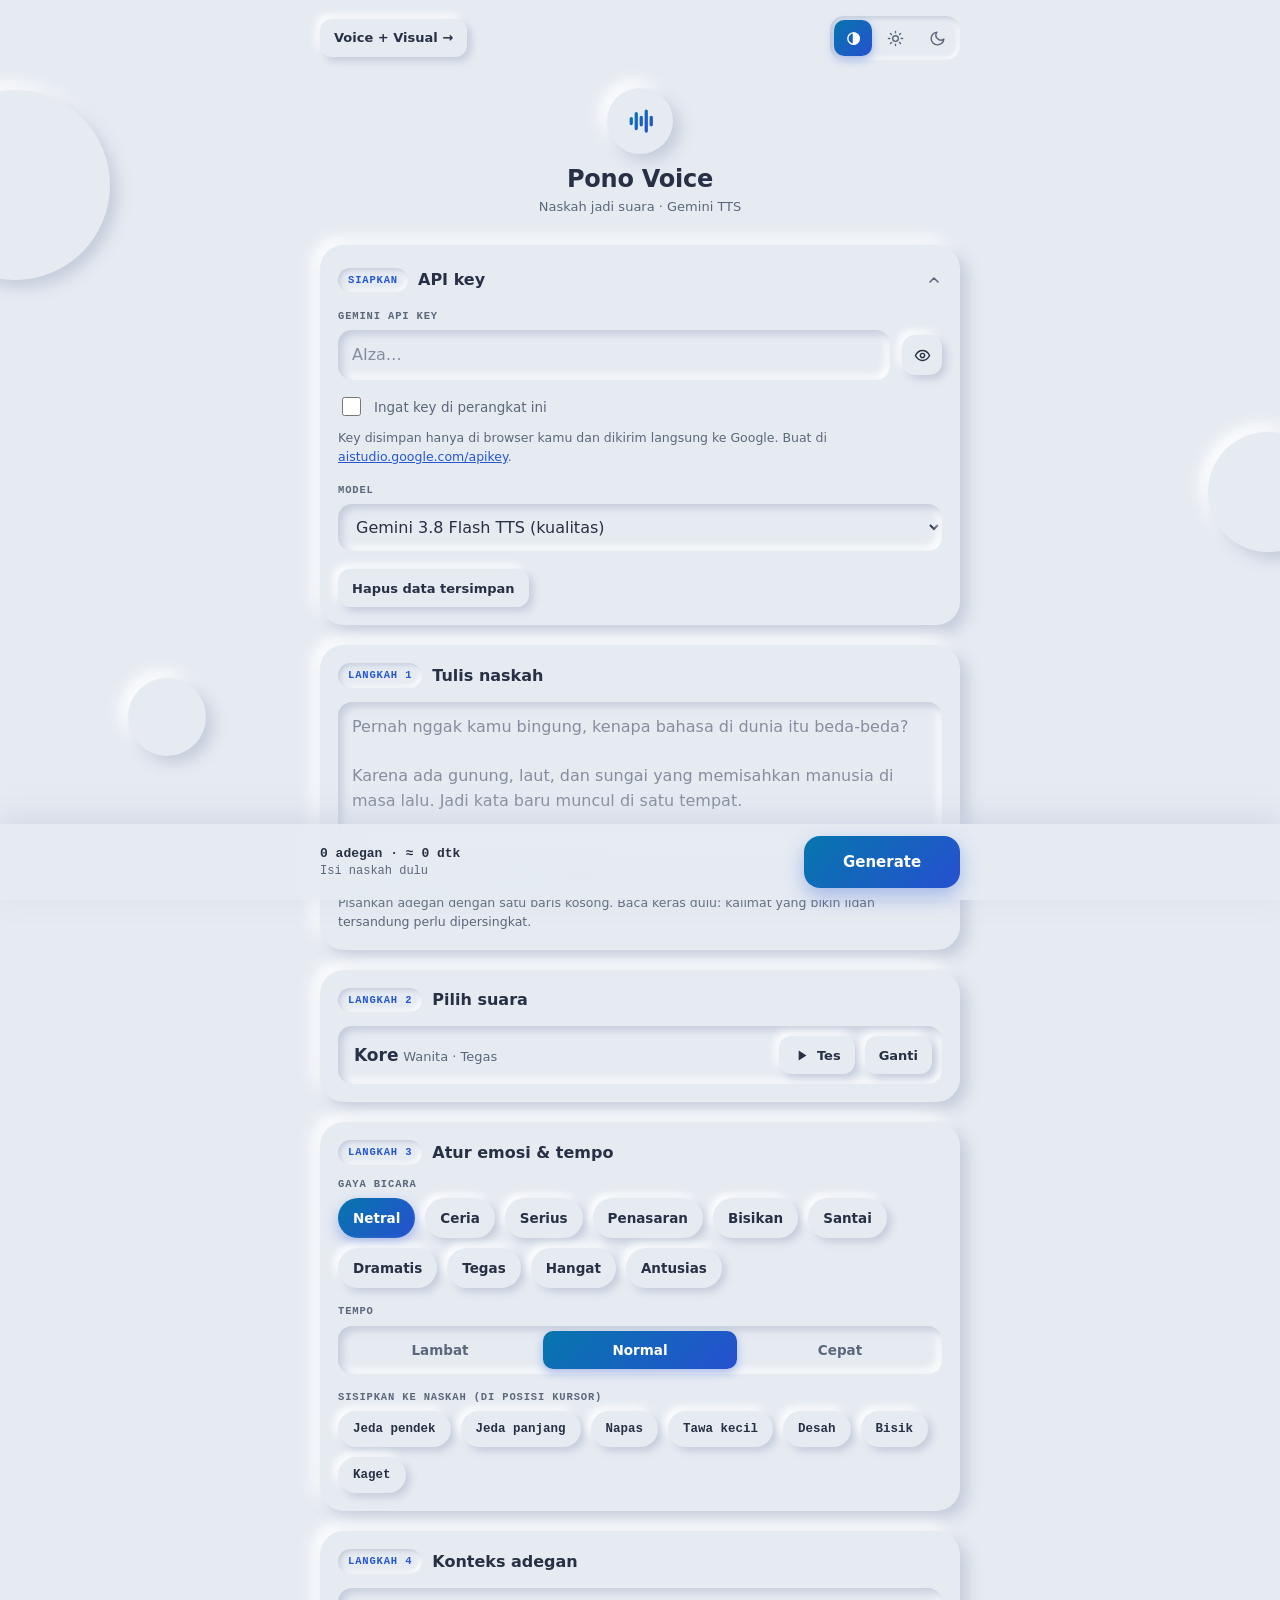
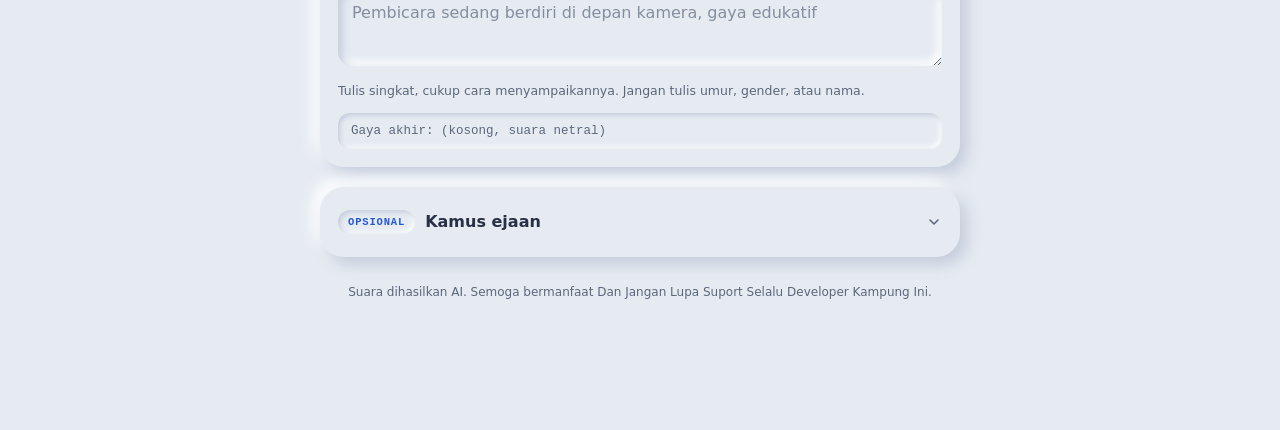
<file: index.html>
<!doctype html>
<html lang="id" data-theme="light">
<head>
<meta charset="utf-8">
<meta name="viewport" content="width=device-width,initial-scale=1,viewport-fit=cover">
<meta name="theme-color" content="#e6ebf2">
<title>Edy Voice</title>
<meta name="description" content="Naskah jadi suara dengan Gemini TTS. Ringan, jalan di browser, API key milik sendiri.">
<link rel="icon" href="data:image/svg+xml,%3Csvg xmlns='http://www.w3.org/2000/svg' viewBox='0 0 32 32'%3E%3Crect width='32' height='32' rx='16' fill='%232650d0'/%3E%3Cpath d='M8 13v6M12 9v14M16 12v8M20 7v18M24 12v8' stroke='%23fff' stroke-width='2.4' stroke-linecap='round'/%3E%3C/svg%3E">
<link rel="stylesheet" href="style.css">
<script src="theme.js"></script>
</head>
<body data-page="voice">
<div class="orb o1" aria-hidden="true"></div><div class="orb o2" aria-hidden="true"></div><div class="orb o3" aria-hidden="true"></div>
<main>
<div id="hdr"></div>
<div id="app"></div>
<footer>Suara dihasilkan AI. Semoga bermanfaat Dan Jangan Lupa Suport Selalu Developer Kampung Ini.</footer>
</main>
<div class="toast" id="toast" role="status" aria-live="polite"></div>
<div class="bar"><div class="in">
  <div class="info"><b id="bInfo">0 adegan</b><span id="bSub">Isi naskah dulu</span></div>
  <button class="btn pri go" id="go" type="button"><span id="goTxt">Generate</span></button>
</div></div>
<script src="markup.js"></script>
<script src="core.js"></script>
</body>
</html>
</file>
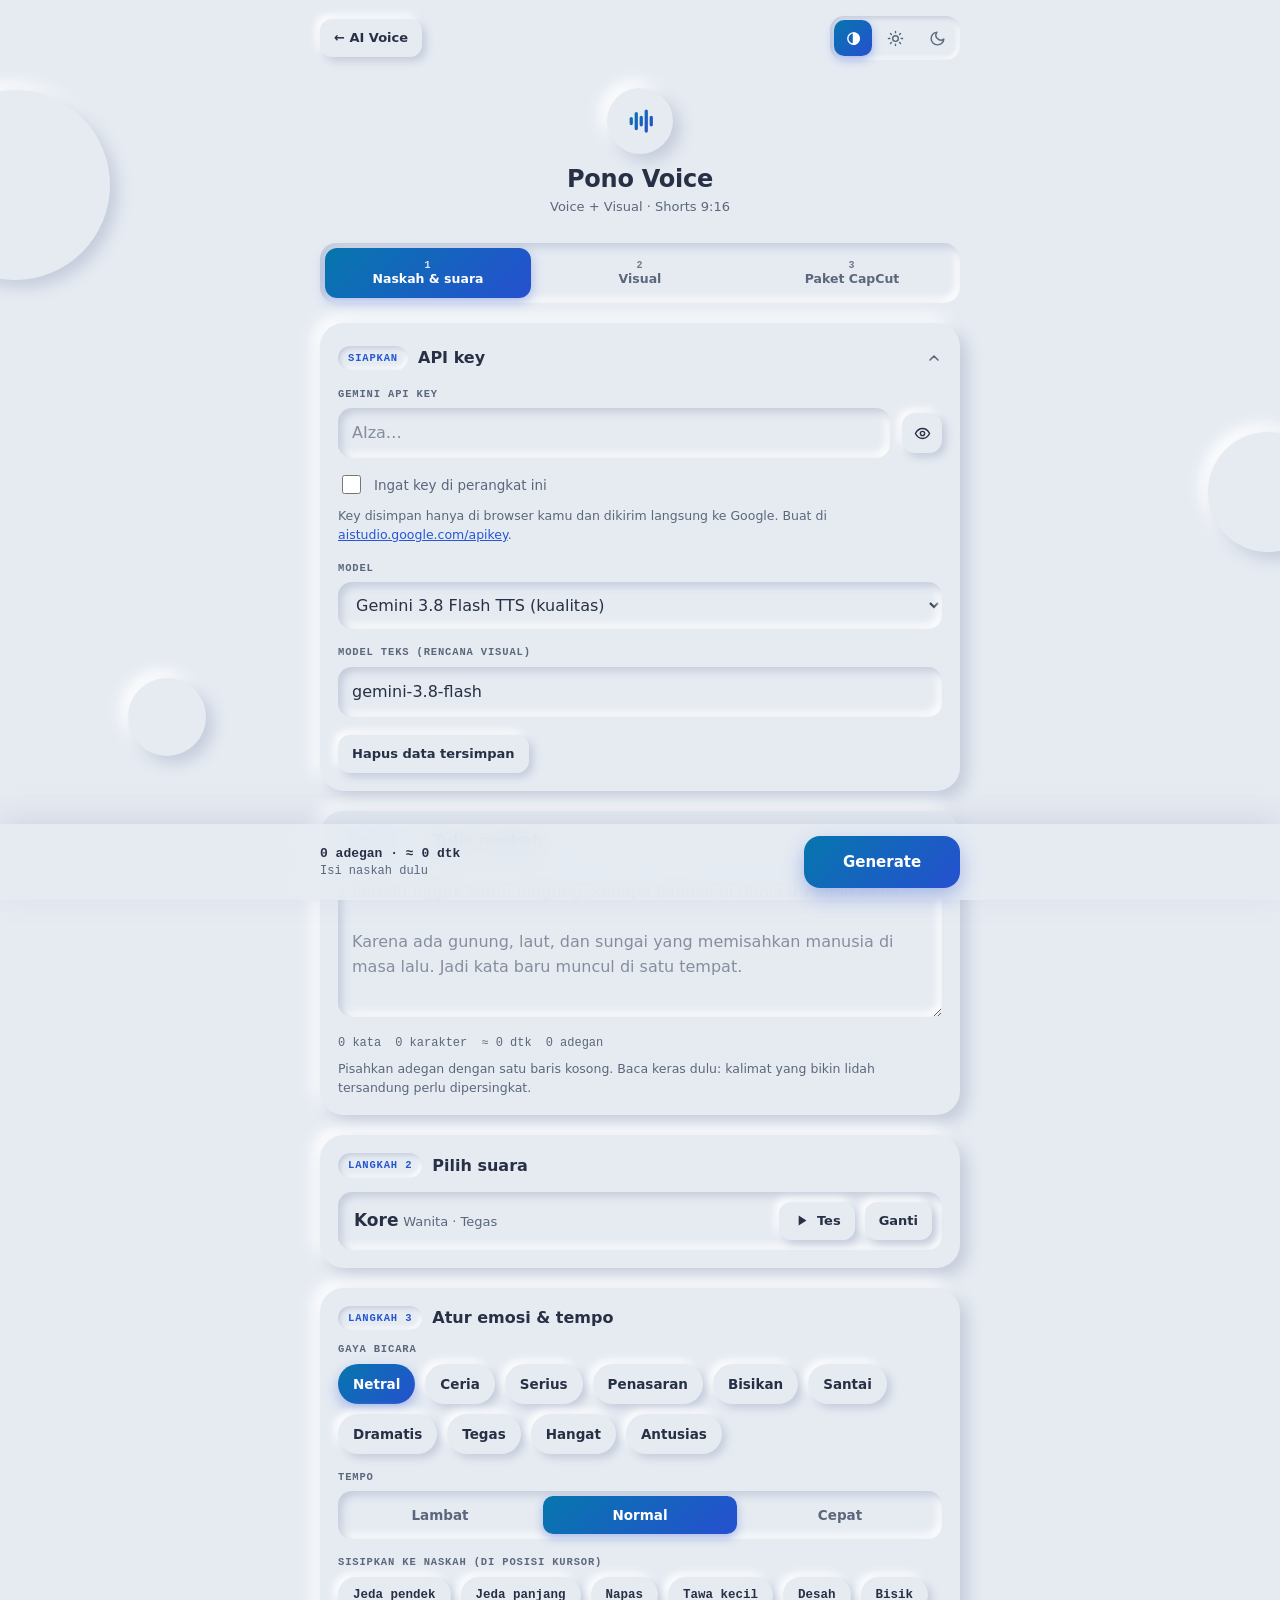
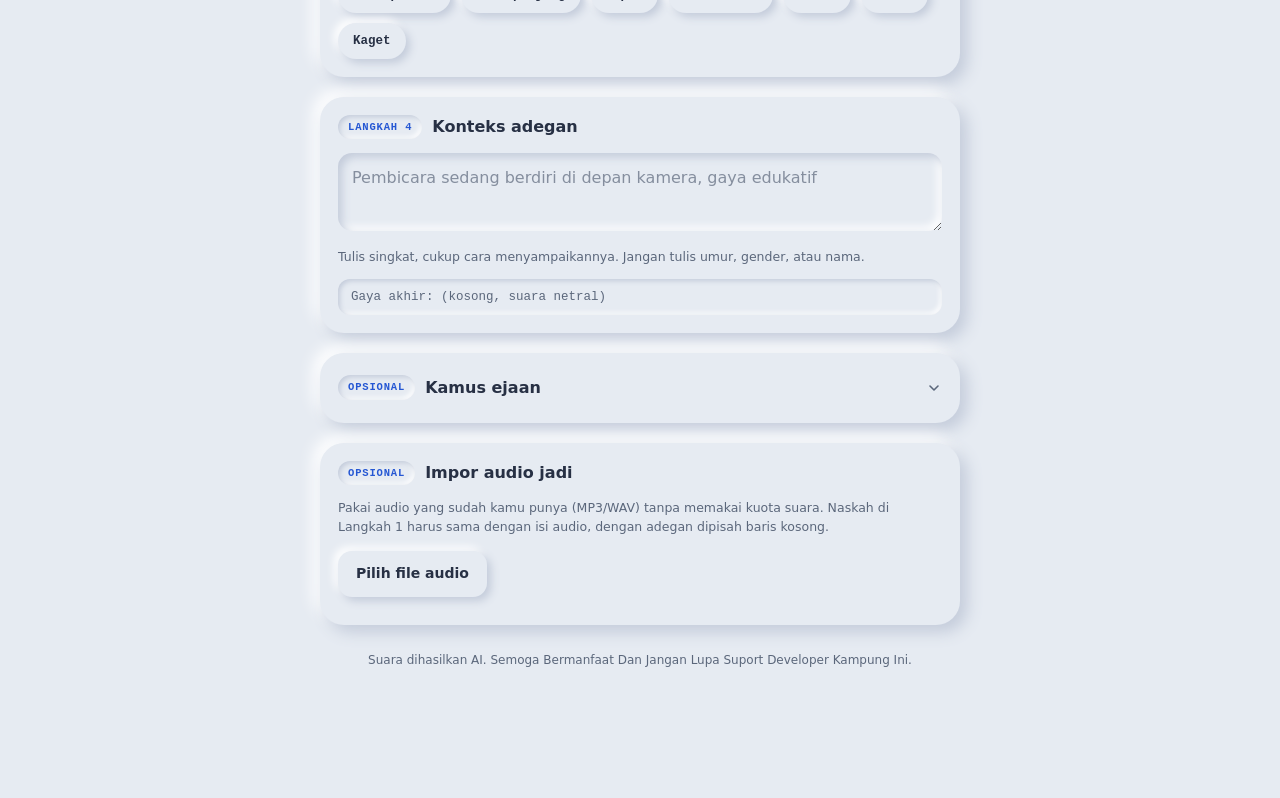
<file: studio.html>
<!doctype html>
<html lang="id" data-theme="light">
<head>
<meta charset="utf-8">
<meta name="viewport" content="width=device-width,initial-scale=1,viewport-fit=cover">
<meta name="theme-color" content="#e6ebf2">
<title>Edy Voice · Voice + Visual</title>
<meta name="description" content="Suara Gemini TTS plus rencana visual (master prompt text-to-image/video) per adegan untuk Shorts 9:16.">
<link rel="icon" href="data:image/svg+xml,%3Csvg xmlns='http://www.w3.org/2000/svg' viewBox='0 0 32 32'%3E%3Crect width='32' height='32' rx='16' fill='%232650d0'/%3E%3Cpath d='M8 13v6M12 9v14M16 12v8M20 7v18M24 12v8' stroke='%23fff' stroke-width='2.4' stroke-linecap='round'/%3E%3C/svg%3E">
<link rel="stylesheet" href="style.css">
<script src="theme.js"></script>
</head>
<body data-page="studio">
<div class="orb o1" aria-hidden="true"></div><div class="orb o2" aria-hidden="true"></div><div class="orb o3" aria-hidden="true"></div>
<main>
<div id="hdr"></div>
<div id="app"></div>
<footer>Suara dihasilkan AI. Semoga Bermanfaat Dan Jangan Lupa Suport Developer Kampung Ini.</footer>
</main>
<div class="toast" id="toast" role="status" aria-live="polite"></div>
<div class="bar"><div class="in">
  <div class="info"><b id="bInfo">0 adegan</b><span id="bSub">Isi naskah dulu</span></div>
  <button class="btn pri go" id="go" type="button"><span id="goTxt">Generate</span></button>
</div></div>
<script src="markup.js"></script>
<script src="core.js"></script>
<script src="studio.js"></script>
</body>
</html>
</file>
<file: style.css>
:root{
  --bg:#e6ebf2; --hi:#ffffff; --lo:#c3cbda; --text:#273044; --mut:#5b677b;
  --acc:#2557d3; --grad:linear-gradient(135deg,#0676ad 0%,#2650d0 100%); --glow:rgba(38,80,208,.34);
  --err:#b92a1a; --ok:#0b7239;
  --raise:7px 7px 16px var(--lo),-7px -7px 16px var(--hi);
  --raise-s:4px 4px 9px var(--lo),-4px -4px 9px var(--hi);
  --inset:inset 4px 4px 9px var(--lo),inset -4px -4px 9px var(--hi);
  --inset-s:inset 2px 2px 5px var(--lo),inset -2px -2px 5px var(--hi);
  --mono:ui-monospace,SFMono-Regular,Menlo,Consolas,monospace;
  --sans:ui-rounded,"SF Pro Rounded",system-ui,-apple-system,"Segoe UI",Roboto,sans-serif;
  color-scheme:light;
}
:root[data-theme=dark]{--bg:#23272f;--hi:#2d333d;--lo:#171a20;--text:#e8ecf3;--mut:#9aa5b8;--acc:#6db1ff;--err:#ff7b6e;--ok:#4ade80;--glow:rgba(38,80,208,.45);color-scheme:dark}
*{box-sizing:border-box;-webkit-tap-highlight-color:transparent}
html{background:var(--bg);scroll-behavior:smooth}
body{margin:0;background:var(--bg);color:var(--text);font:15px/1.5 var(--sans);position:relative;overflow-x:hidden;
  padding:0 18px calc(128px + env(safe-area-inset-bottom))}
.orb{position:fixed;border-radius:50%;background:var(--bg);box-shadow:var(--raise);pointer-events:none;z-index:0}
.o1{width:190px;height:190px;left:-80px;top:90px}
.o2{width:120px;height:120px;right:-48px;top:48%}
.o3{width:78px;height:78px;left:10%;bottom:16%}
main{position:relative;z-index:1;max-width:640px;margin:0 auto}
header{text-align:center;padding:28px 0 8px}
.logo{width:66px;height:66px;border-radius:50%;margin:0 auto 12px;display:grid;place-items:center;background:var(--bg);box-shadow:var(--raise)}
.logo svg{width:30px;height:30px}
h1{font-size:24px;line-height:1.1;margin:0;letter-spacing:-.01em;font-weight:700}
header p{margin:5px 0 0;color:var(--mut);font-size:13px}
.card{background:var(--bg);border-radius:24px;padding:18px;margin:20px 0;box-shadow:var(--raise);animation:rise .5s cubic-bezier(.2,.7,.2,1) both}
@keyframes rise{from{opacity:0;transform:translateY(12px)}}
@media (prefers-reduced-motion:reduce){.card{animation:none}*{transition:none!important}}
.head{display:flex;align-items:center;gap:10px;margin-bottom:14px}
.pill{font:700 10.5px/1 var(--mono);letter-spacing:.08em;text-transform:uppercase;color:var(--acc);background:var(--bg);box-shadow:var(--inset-s);padding:7px 10px;border-radius:99px;white-space:nowrap}
.head h2{font-size:16px;margin:0;font-weight:700}
label.f{display:block;font:700 10.5px/1 var(--mono);letter-spacing:.08em;text-transform:uppercase;color:var(--mut);margin:0 0 9px}
textarea,input[type=text],input[type=password],select{
  width:100%;background:var(--bg);color:var(--text);border:0;border-radius:14px;padding:13px 14px;font:inherit;font-size:16px;
  outline:none;box-shadow:var(--inset);transition:box-shadow .2s}
textarea{resize:vertical;min-height:150px;line-height:1.55}
textarea.sm{min-height:78px}
textarea:focus,input:focus,select:focus{box-shadow:var(--inset),0 0 0 2px color-mix(in srgb,var(--acc) 55%,transparent)}
::placeholder{color:color-mix(in srgb,var(--mut) 70%,transparent)}
button{font:inherit;color:inherit;cursor:pointer}
button:focus-visible,summary:focus-visible{outline:2px solid var(--acc);outline-offset:3px}
.btn{display:inline-flex;align-items:center;justify-content:center;gap:7px;min-height:46px;padding:0 18px;border-radius:14px;border:0;
  background:var(--bg);color:var(--text);box-shadow:var(--raise-s);font-weight:600;font-size:14px;transition:box-shadow .15s,filter .15s}
.btn:active{box-shadow:var(--inset-s)}
.btn.pri{background:var(--grad);color:#fff;box-shadow:0 8px 20px var(--glow)}
.btn.pri:active{filter:brightness(.94);box-shadow:0 3px 8px var(--glow)}
.btn.sm{min-height:38px;padding:0 14px;font-size:13px;border-radius:12px}
.btn[disabled]{opacity:.45;pointer-events:none}
.btn svg,.ib svg{width:17px;height:17px;flex:none}
.ib{width:40px;height:40px;display:grid;place-items:center;border-radius:13px;border:0;background:var(--bg);box-shadow:var(--raise-s);transition:box-shadow .15s;flex:none}
.ib:active{box-shadow:var(--inset-s)}
.ib[disabled]{opacity:.4;pointer-events:none}
.meta{display:flex;flex-wrap:wrap;gap:6px 14px;margin-top:12px;color:var(--mut);font:12px var(--mono)}
.hint{color:var(--mut);font-size:12.5px;margin:10px 0 0}
.chips{display:flex;flex-wrap:wrap;gap:10px}
.chip{min-height:40px;padding:0 15px;border-radius:99px;border:0;background:var(--bg);box-shadow:var(--raise-s);font-size:13.5px;font-weight:600;transition:box-shadow .15s}
.chip:active{box-shadow:var(--inset-s)}
.chip[aria-pressed=true]{background:var(--grad);color:#fff;box-shadow:0 6px 14px var(--glow)}
.chip.tag{font:600 12.5px var(--mono);min-height:36px}
.seg{display:grid;grid-template-columns:repeat(3,1fr);gap:6px;background:var(--bg);box-shadow:var(--inset);border-radius:14px;padding:5px}
.seg button{border:0;background:none;min-height:38px;border-radius:10px;font-size:13.5px;font-weight:700;color:var(--mut);transition:background .15s}
.seg button[aria-pressed=true]{background:var(--grad);color:#fff;box-shadow:0 4px 10px var(--glow)}
.row{display:flex;gap:12px;align-items:center}
.sub{margin-top:18px}
.vsum{display:flex;align-items:center;gap:10px;background:var(--bg);box-shadow:var(--inset);border-radius:14px;padding:10px 10px 10px 16px}
.vsum b{font-size:17px}.vsum span{color:var(--mut);font-size:13px}
.vsum .sp{flex:1;min-width:0}
.vgrid{display:grid;grid-template-columns:repeat(auto-fill,minmax(104px,1fr));gap:12px;margin-top:14px;padding:4px 2px}
.v{text-align:left;padding:11px 12px;border-radius:14px;border:0;background:var(--bg);box-shadow:var(--raise-s);line-height:1.25;transition:box-shadow .15s}
.v b{display:block;font-size:14px}.v span{color:var(--mut);font-size:12px}
.v:active{box-shadow:var(--inset-s)}
.v[aria-pressed=true]{background:var(--grad);color:#fff;box-shadow:0 6px 14px var(--glow)}
.v em{display:block;margin-top:5px;font:700 10.5px var(--mono);font-style:normal;letter-spacing:.04em;color:var(--acc)}
.v[aria-pressed=true] span,.v[aria-pressed=true] em{color:rgba(255,255,255,.9)}
details>summary{list-style:none;cursor:pointer;display:flex;align-items:center;gap:10px;min-height:34px}
details>summary::-webkit-details-marker{display:none}
.chev{margin-left:auto;width:16px;height:16px;transition:transform .2s;color:var(--mut)}
details[open] .chev{transform:rotate(180deg)}
.ok{color:var(--ok);font:700 11.5px var(--mono);white-space:nowrap}
.chk{display:flex;align-items:center;gap:10px;margin-top:14px;font-size:13.5px;color:var(--mut)}
.chk input{width:19px;height:19px;accent-color:var(--acc)}
a{color:var(--acc)}
.final{font:12.5px var(--mono);color:var(--mut);background:var(--bg);box-shadow:var(--inset-s);border-radius:12px;padding:11px 13px;margin-top:12px;word-break:break-word}
.tl{display:flex;gap:8px;min-height:36px;margin-bottom:12px}
.tl button{display:flex;align-items:center;justify-content:center;gap:6px;border:0;border-radius:12px;background:var(--bg);box-shadow:var(--raise-s);
  font:700 11px var(--mono);color:var(--text);padding:0 4px;min-width:0;overflow:hidden;white-space:nowrap}
.tl button:active{box-shadow:var(--inset-s)}
.wave{position:relative;background:var(--bg);box-shadow:var(--inset);border-radius:16px;height:76px;cursor:pointer;overflow:hidden;touch-action:none}
.wave canvas{width:100%;height:100%;display:block}
.player{display:flex;align-items:center;gap:12px;margin-top:14px}
.time{font:13px var(--mono);color:var(--mut)}
.scene{border-radius:16px;background:var(--bg);box-shadow:var(--raise-s);padding:12px;margin:16px 4px 4px}
.scene .top{display:flex;align-items:center;gap:8px;margin-bottom:10px}
.dot{width:9px;height:9px;border-radius:50%;flex:none;display:inline-block}
.scene .top b{font-size:13.5px;flex:1;min-width:0}
.scene textarea{min-height:84px;font-size:15px;padding:11px 12px;border-radius:12px;box-shadow:var(--inset-s)}
.st{font:12px var(--mono);margin-top:9px;color:var(--mut)}
.st.err{color:var(--err)}.st.go{color:var(--acc)}
.spin{display:inline-block;width:11px;height:11px;border:2px solid currentColor;border-right-color:transparent;border-radius:50%;animation:r .7s linear infinite;vertical-align:-1px;margin-right:6px}
@keyframes r{to{transform:rotate(360deg)}}
.bar{position:fixed;left:0;right:0;bottom:0;z-index:20;padding:12px 18px calc(12px + env(safe-area-inset-bottom));
  background:color-mix(in srgb,var(--bg) 90%,transparent);backdrop-filter:blur(14px);-webkit-backdrop-filter:blur(14px);
  box-shadow:0 -8px 26px color-mix(in srgb,var(--lo) 55%,transparent)}
.bar .in{max-width:640px;margin:0 auto;display:flex;align-items:center;gap:14px}
.bar .info{flex:1;min-width:0;font:12px/1.35 var(--mono);color:var(--mut)}
.bar .info b{display:block;color:var(--text);font-size:13px}
.go{position:relative;overflow:hidden;min-width:156px;min-height:52px;font-size:15px;border-radius:16px}
.go::before{content:"";position:absolute;inset:0;width:var(--p,0%);background:rgba(255,255,255,.26);transition:width .3s}
.go>*{position:relative}
.toast{position:fixed;left:18px;right:18px;bottom:calc(92px + env(safe-area-inset-bottom));z-index:30;max-width:604px;margin:0 auto;
  background:var(--bg);box-shadow:var(--raise);border-left:4px solid var(--acc);border-radius:14px;padding:12px 15px;font-size:13.5px;display:none}
.toast.show{display:block}.toast.err{border-left-color:var(--err)}.toast.ok{border-left-color:var(--ok)}
.scene .src{color:var(--mut);font-size:13px;margin:0 0 4px;display:-webkit-box;-webkit-line-clamp:2;-webkit-box-orient:vertical;overflow:hidden}
.scene label.f{margin:14px 0 8px}
.scene input[type=text]{padding:11px 12px;border-radius:12px;box-shadow:var(--inset-s);font-size:15px}
.scene .vd{font:11.5px var(--mono);color:var(--mut);white-space:nowrap}
.scene .acts{display:flex;gap:10px;flex-wrap:wrap;margin-top:12px}
.topbar{display:flex;align-items:center;gap:10px;padding-top:calc(16px + env(safe-area-inset-top))}
.topbar .sp{flex:1}
a.btn{text-decoration:none;color:var(--text)}
.theme{display:flex;gap:4px;padding:4px;border-radius:14px;background:var(--bg);box-shadow:var(--inset-s)}
.theme button{width:38px;height:36px;border:0;border-radius:10px;background:none;display:grid;place-items:center;color:var(--mut)}
.theme button svg{width:17px;height:17px}
.theme button[aria-pressed=true]{background:var(--grad);color:#fff;box-shadow:0 4px 10px var(--glow)}
.tabs{display:grid;grid-template-columns:repeat(3,1fr);gap:6px;background:var(--bg);box-shadow:var(--inset);border-radius:16px;padding:5px;margin:18px 0 6px}
.tabs button{border:0;background:none;min-height:50px;border-radius:12px;font-weight:700;font-size:12.5px;color:var(--mut);line-height:1.25;padding:4px 6px;transition:background .15s}
.tabs button b{display:block;font:700 10px var(--mono);letter-spacing:.08em;opacity:.85}
.tabs button[aria-pressed=true]{background:var(--grad);color:#fff;box-shadow:0 4px 12px var(--glow)}
body.nobar{padding-bottom:48px}
body.nobar .bar{display:none}
body.nobar .toast{bottom:calc(24px + env(safe-area-inset-bottom))}
.seg.two{grid-template-columns:repeat(2,1fr)}
.nudge{display:flex;gap:8px;flex-wrap:wrap;align-items:center;margin-top:12px}
.nudge .t{font:700 10.5px var(--mono);letter-spacing:.08em;text-transform:uppercase;color:var(--mut);margin-right:4px}
.scene pre.fin{white-space:pre-wrap;word-break:break-word;font:12.5px/1.5 var(--mono);color:var(--mut);background:var(--bg);box-shadow:var(--inset-s);border-radius:12px;padding:11px 12px;margin:0}
.chkrow{display:flex;gap:8px 14px;flex-wrap:wrap;font:12px var(--mono);color:var(--mut);margin-bottom:12px}
.chkrow .y{color:var(--ok)}.chkrow .n{color:var(--err)}
footer{color:var(--mut);font-size:12px;text-align:center;margin:26px 0 0}
[hidden]{display:none!important}
</file>
